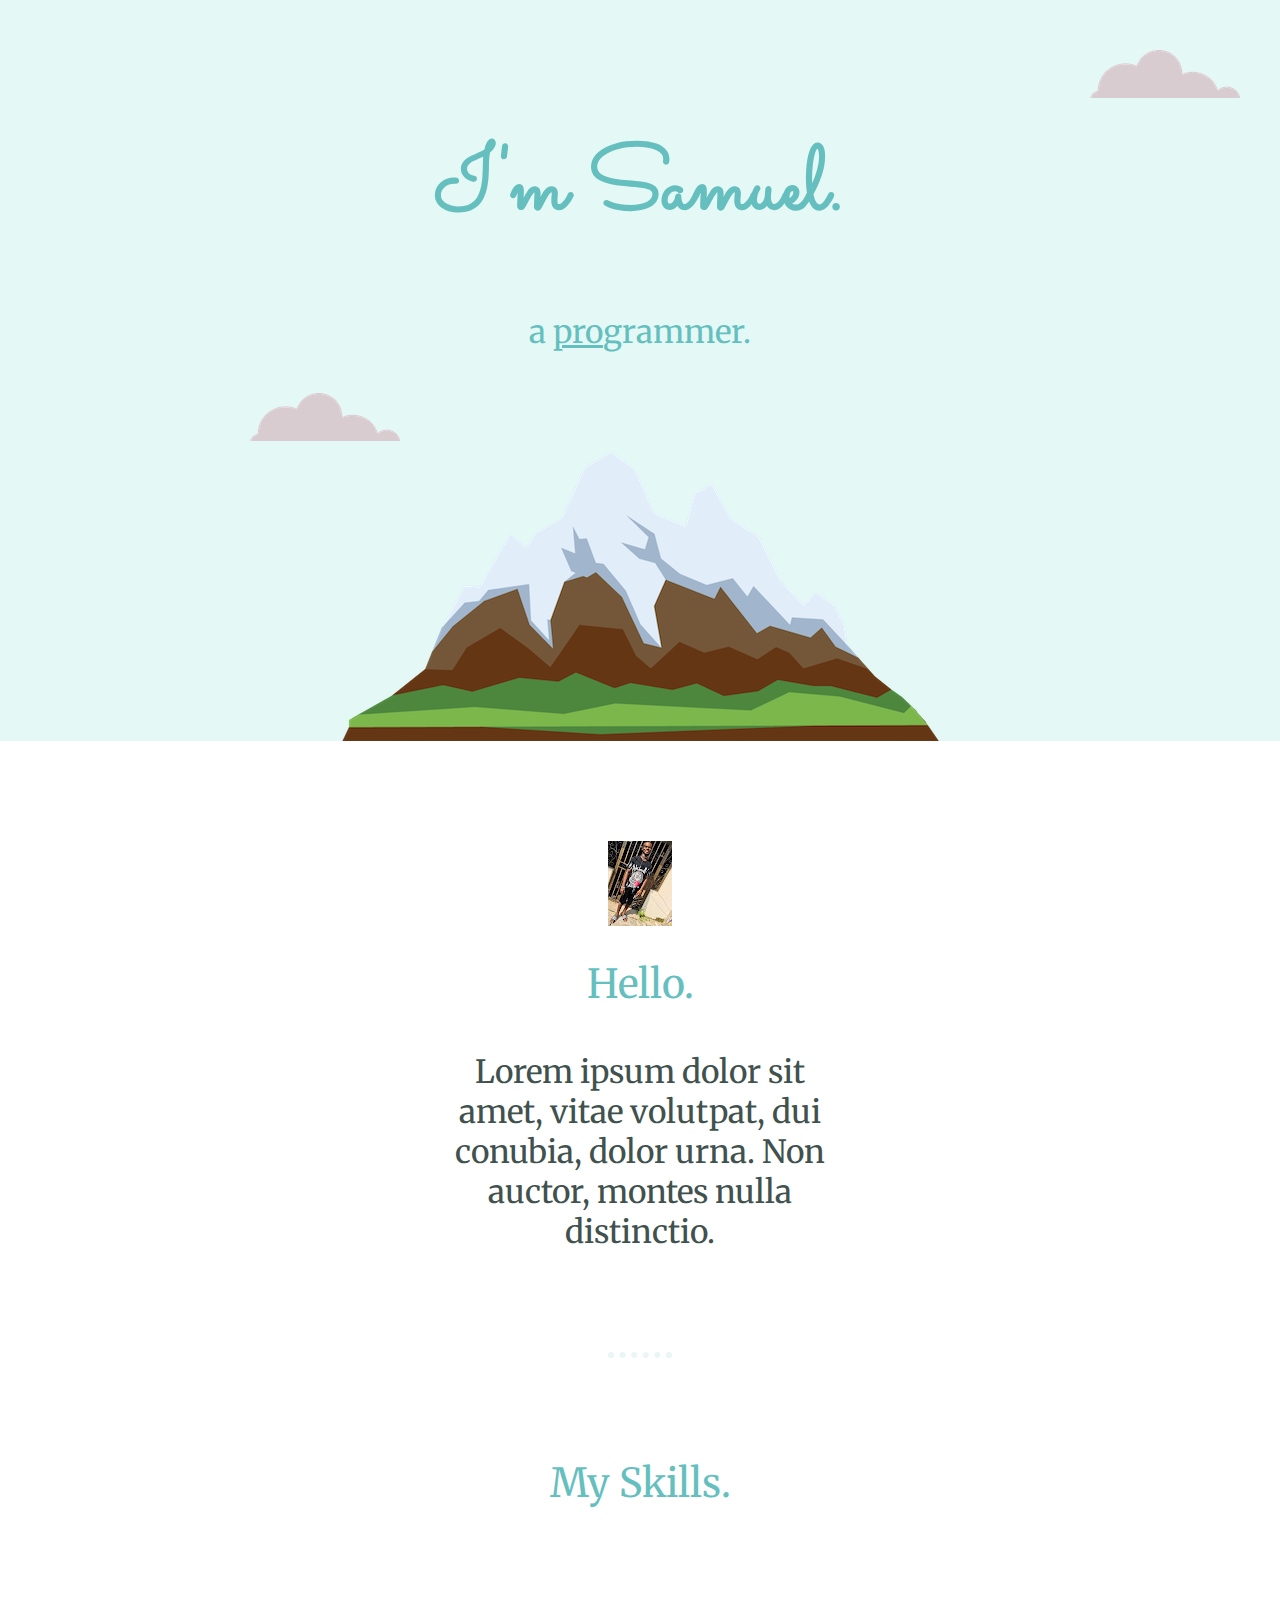
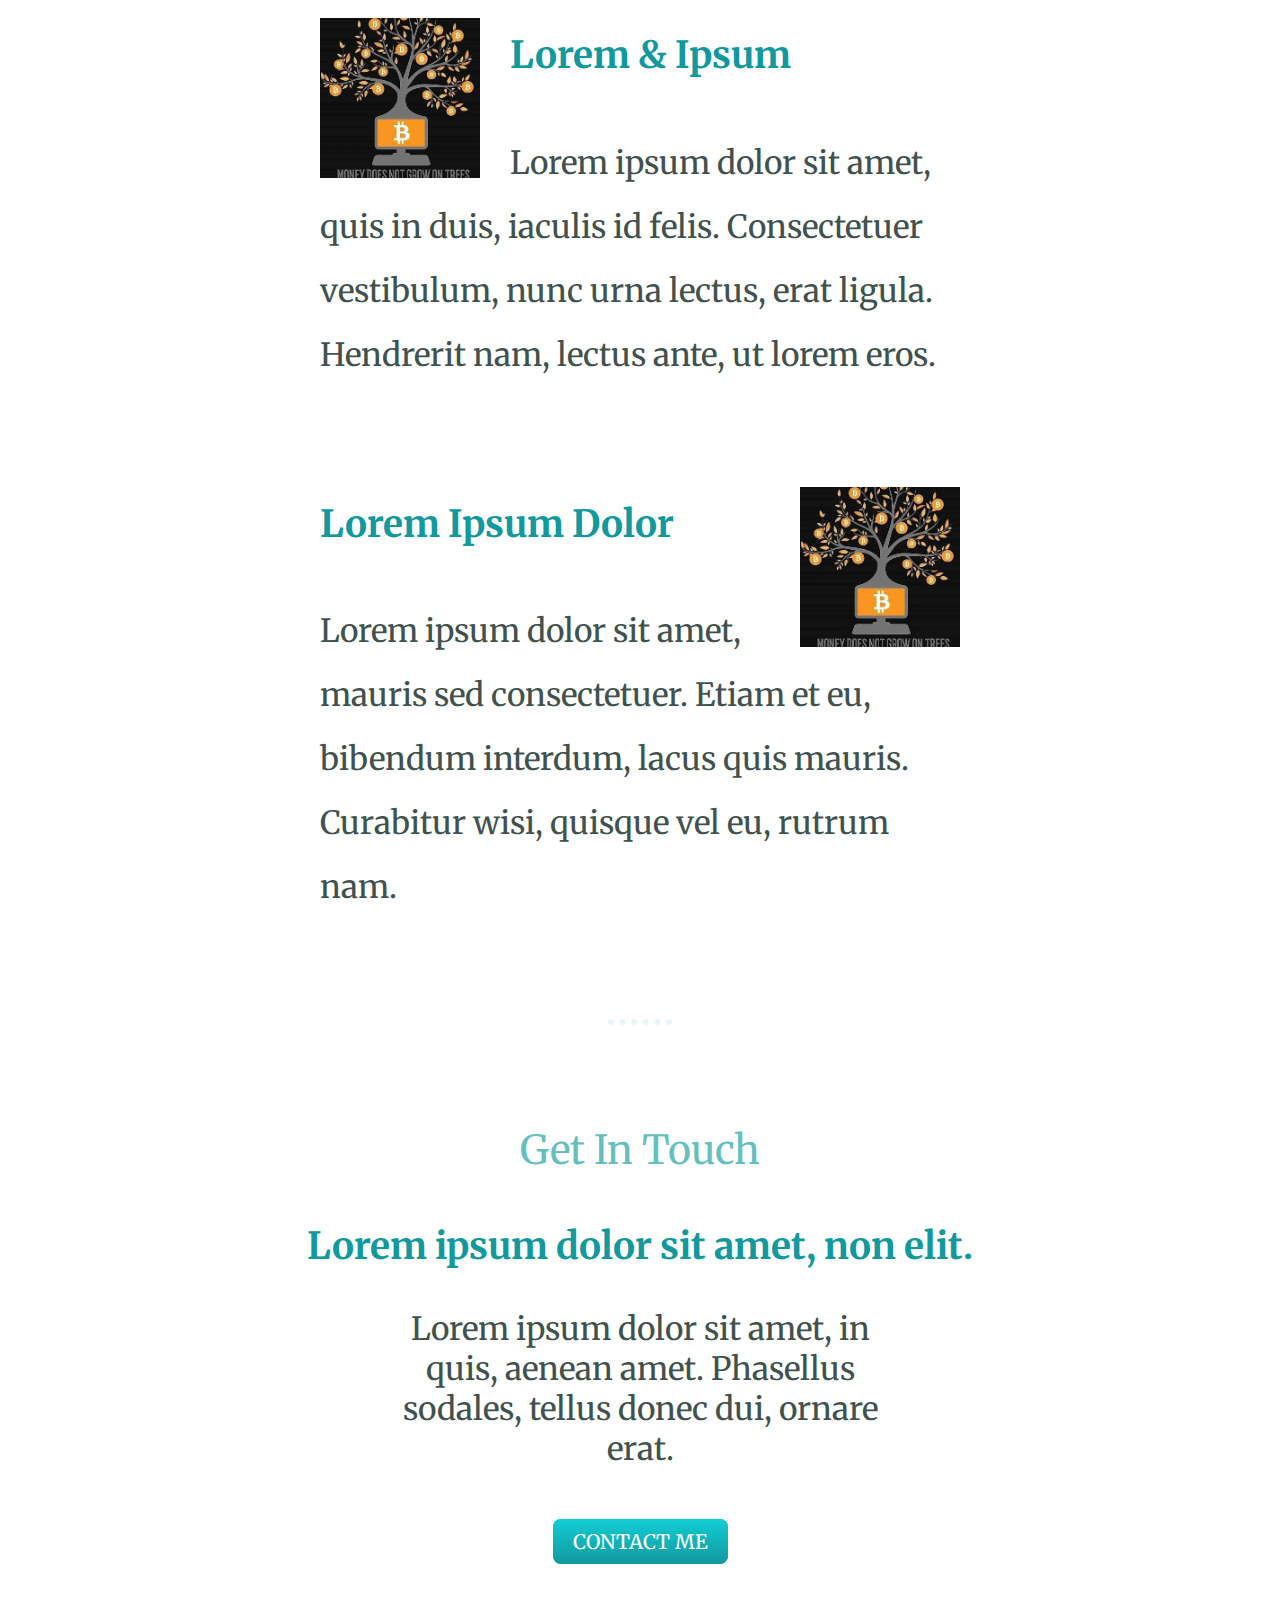
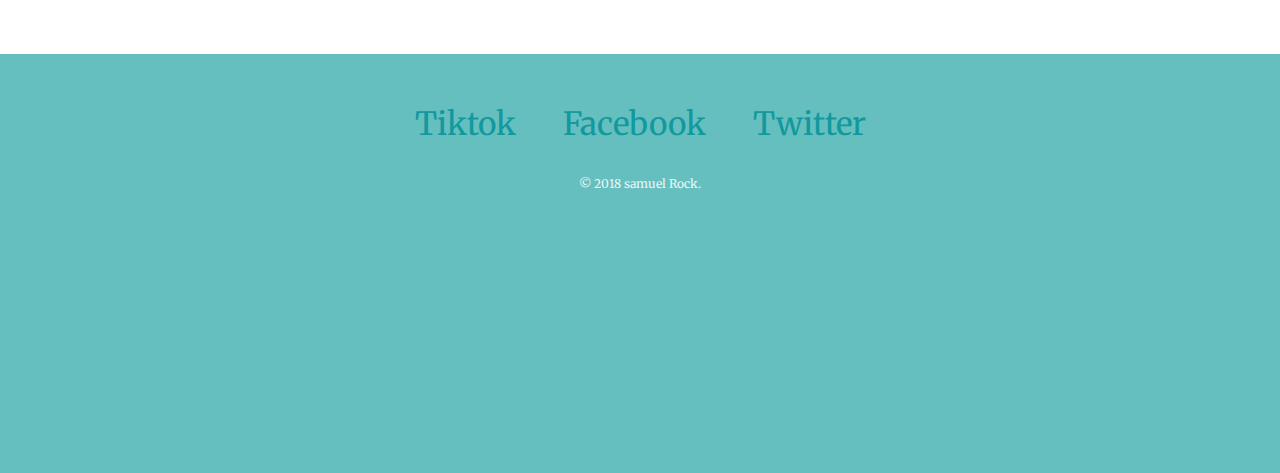
<file: my site/index.html>
<html lang="en" dir="ltr">
  <head>
    <meta charset="utf-8">
    <title>Samuel Rock</title>
    <link rel="stylesheet" href="css/styles.css">
    <link rel="icon" href="favicon.ico">
    <link href="https://fonts.googleapis.com/css2?family=Merriweather:ital,wght@0,300;1,300&family=Montserrat:wght@100&family=Sacramento&display=swap" rel="stylesheet">
  </head>
  <body>
    <div class="top-container">
    <img class="top-cloud" src="images/cloud.png" alt="cloud-img">
    <h1>I'm Samuel.</h1>
   <p class="para">a <span class="pro">pro</span>grammer.</p>
      <img class="bottom-cloud" src="images/cloud.png" alt="cloud-img">
      <img src="images/mountain.png" alt="mountain-img">
    </div>
     <div class="middle-container">
      <div class="profile">
        <img src="images/samuel rock.jpg" alt="samuelrock profile picture">
        <h2>Hello.</h2>
        <p class="intro">Lorem ipsum dolor sit amet, vitae volutpat, dui conubia, dolor urna. Non auctor, montes nulla distinctio.</p>
      </div>
      <hr>
      <div class="skills">
        <h2>My Skills.</h2>
        <div class="skill-row">
          <img class="btc-A" src="images/btc.JPG" alt="image skills">
          <h3>Lorem & Ipsum</h3>
          <p>Lorem ipsum dolor sit amet, quis in duis, iaculis id felis. Consectetuer vestibulum, nunc urna lectus, erat ligula. Hendrerit nam, lectus ante, ut lorem eros.</p>
        </div>
        <div class="skill-row">
          <img class="btc-B" src="images/btc.JPG" alt="image skills">
          <h3>Lorem Ipsum Dolor</h3>
          <p>Lorem ipsum dolor sit amet, mauris sed consectetuer. Etiam et eu, bibendum interdum, lacus quis mauris. Curabitur wisi, quisque vel eu, rutrum nam.</p>
        </div>
      </div>
      <hr>
      <div class="contact-me">
        <h2>Get In Touch</h2>
        <h3>Lorem ipsum dolor sit amet, non elit.</h3>
        <p class="contact-message">Lorem ipsum dolor sit amet, in quis, aenean amet. Phasellus sodales, tellus donec dui, ornare erat.</p>
        <a class="btn" href="mailto:smrocks575@gmail.com">CONTACT ME</a>
      </div>
    </div>
    <div class="bottom-container">
      <a class="footer-link" href="https://www.tiktok.com/@callmenextofking/">Tiktok</a>
      <a class="footer-link" href="https://www.facebook.com/Nextofking1/">Facebook</a>
      <a class="footer-link" href="https://www.twitter.com/@rock_samuel/">Twitter</a>
      <p class="copyright">© 2018 samuel Rock.</p>
    </div>
  </body>
</html>
</file>
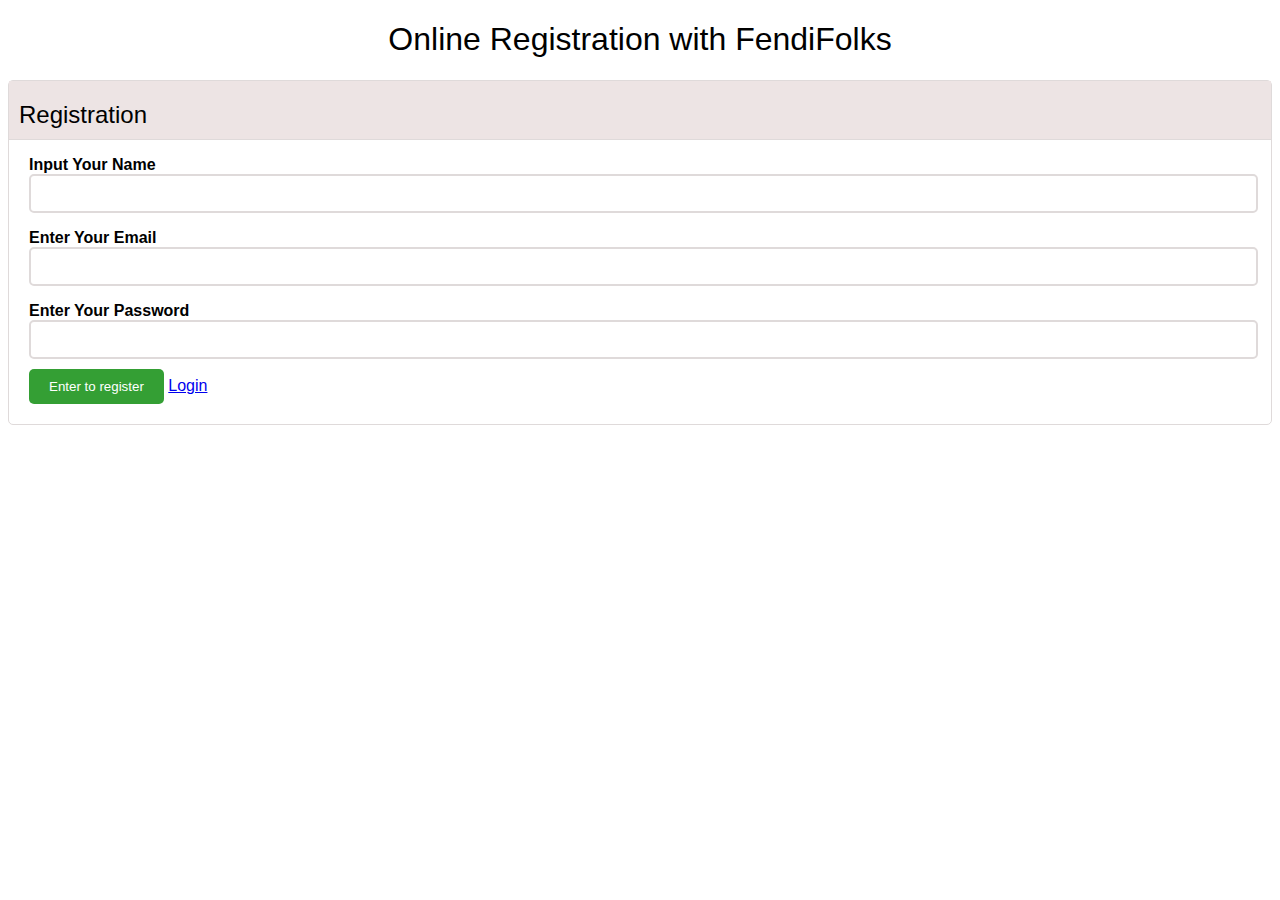
<file: online  registration/index.html>
<!DOCTYPE html>
<html lang="en">
<head>
    <meta charset="UTF-8">
    <meta http-equiv="X-UA-Compatible" content="IE=edge">
    <meta name="viewport" content="width=device-width, initial-scale=1.0">
    <link rel="stylesheet" href="styles.css">
   
    <title>Online Registration</title>
</head>
<body>
    <h1>Online Registration with FendiFolks</h1>
    
        <div class="body">
            <div class="register">
                <p>Registration</p>
            </div>
          <div class="detail">
            <div>
                <p>Input Your Name</p>
                <input 
                type="Text" 
                name="Name"
                class="Name" 
                required/>
            </div>
            <div>
                <p>Enter Your Email</p>
                <input 
                type="Email"  
                name="Email"
                class="Email" 
                required/>
            </div>
            <div>
                <p>Enter Your Password</p>
                <input 
                type="Password" 
                name="Password" 
                class="Password"
                required/>
            </div>
                <div>
                    <button  
                    type="submit" 
                    class="btn">Enter to register</button>
                    <a href="#">Login</a>
                </div>
          </div>
        </div>
     <script src="./index.js"></script>
</body>
</html>
</file>
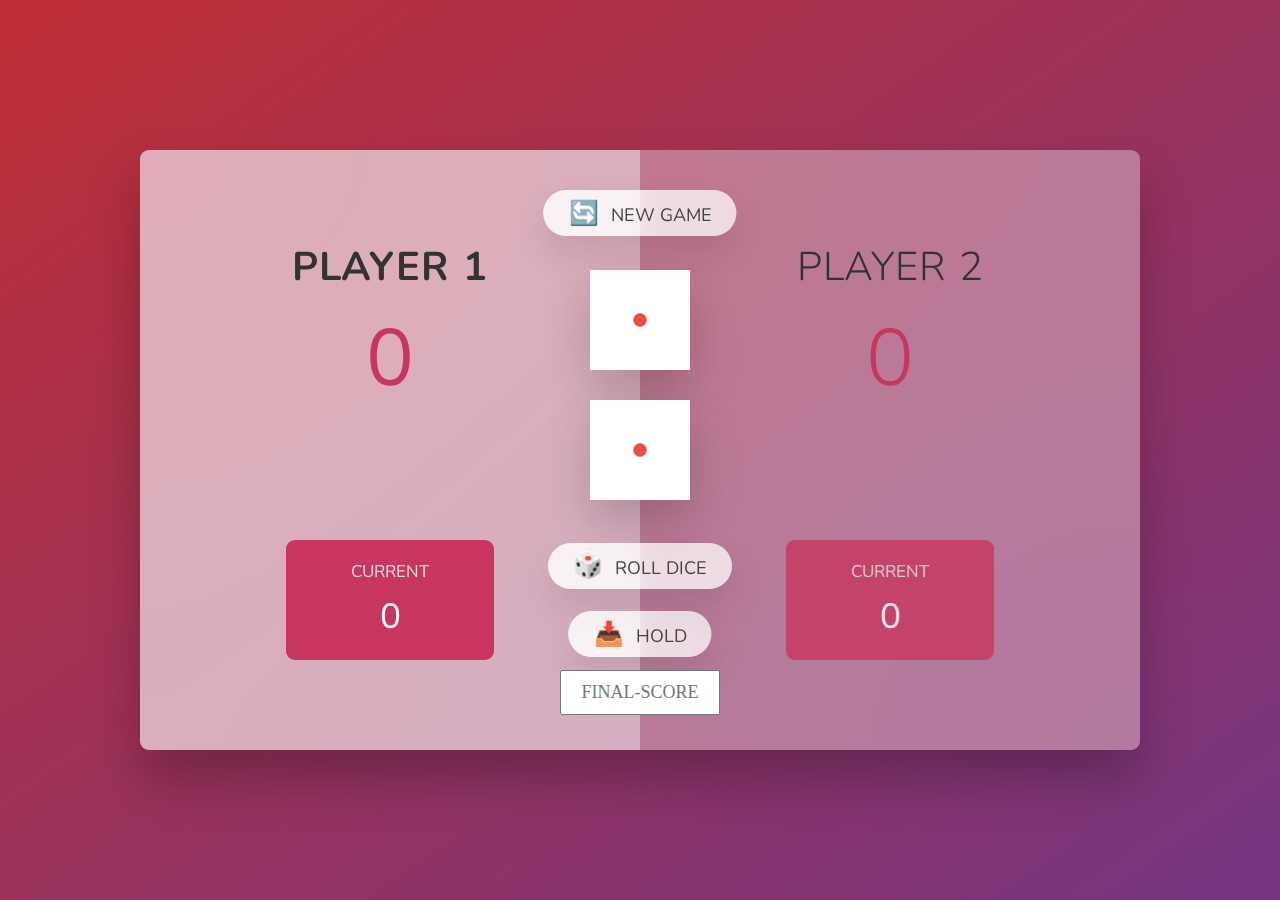
<file: pig game/index.html>
<!DOCTYPE html>
<html lang="en">
  <head>
    <meta charset="UTF-8" />
    <meta name="viewport" content="width=device-width, initial-scale=1.0" />
    <meta http-equiv="X-UA-Compatible" content="ie=edge" />
    <link rel="stylesheet" href="style.css" />
    <link rel="icon" href="favicon.ico" class="icon" />
    <title>Pig Game</title>
  </head>
  <body>
    <main>
      <section class="player player--0 player--active">
        <h2 class="name" id="name--0">Player 1</h2>
        <p class="score" id="score--0">43</p>
        <div class="current">
          <p class="current-label">Current</p>
          <p class="current-score" id="current--0">0</p>
        </div>
      </section>
      <section class="player player--1">
        <h2 class="name" id="name--1">Player 2</h2>
        <p class="score" id="score--1">24</p>
        <div class="current">
          <p class="current-label">Current</p>
          <p class="current-score" id="current--1">0</p>
        </div>
      </section>

      <img src="./images/dice-1.png" alt="Playing dice" class="dice" id="dice-1"/>
      <img src="./images/dice-1.png" alt="Playing dice" class="dice" id="dice-2" />

      <button class="btn btn--new">🔄 New game</button>
      <button class="btn btn--roll">🎲 Roll dice</button>
      <button class="btn btn--hold">📥 Hold</button>
      <input type="text" placeholder="final-score" class="final-score">
    </main>
    <!--<script src="script.js"></script>-->
    <script src="challenges.js"></script>
  </body>
</html>
</file>
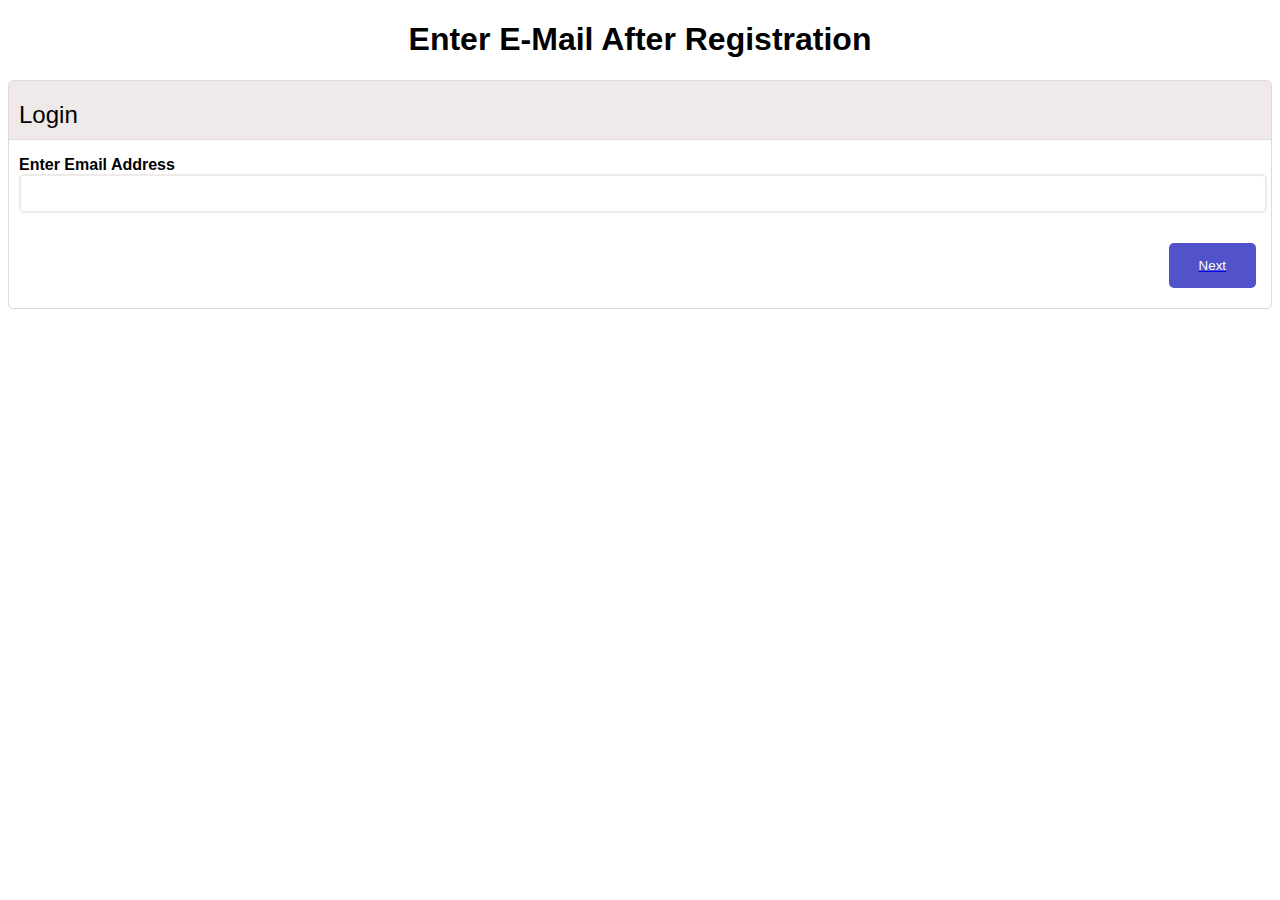
<file: online  registration/login/index.html>
<!DOCTYPE html>
<html lang="en">
<head>
    <meta charset="UTF-8">
    <meta http-equiv="X-UA-Compatible" content="IE=edge">
    <meta name="viewport" content="width=device-width, initial-scale=1.0">
    <link rel="stylesheet" href="styles.css">
    <title>Login</title>
</head>
<body>
    <h1>Enter E-Mail After Registration</h1>
    <div class="body">
        <div class="login">
            <p>Login</p>
        </div>
        <div class="detail">
            <p>Enter Email Address</p>
            <input type="email" name="email"  class= "email" required>
        </div>
          <a href="#" class="btn2"><button type="button" name="btn" class="btn">Next</button></a>
          <script src="./login.js"></script>
</body>
</html>
</file>
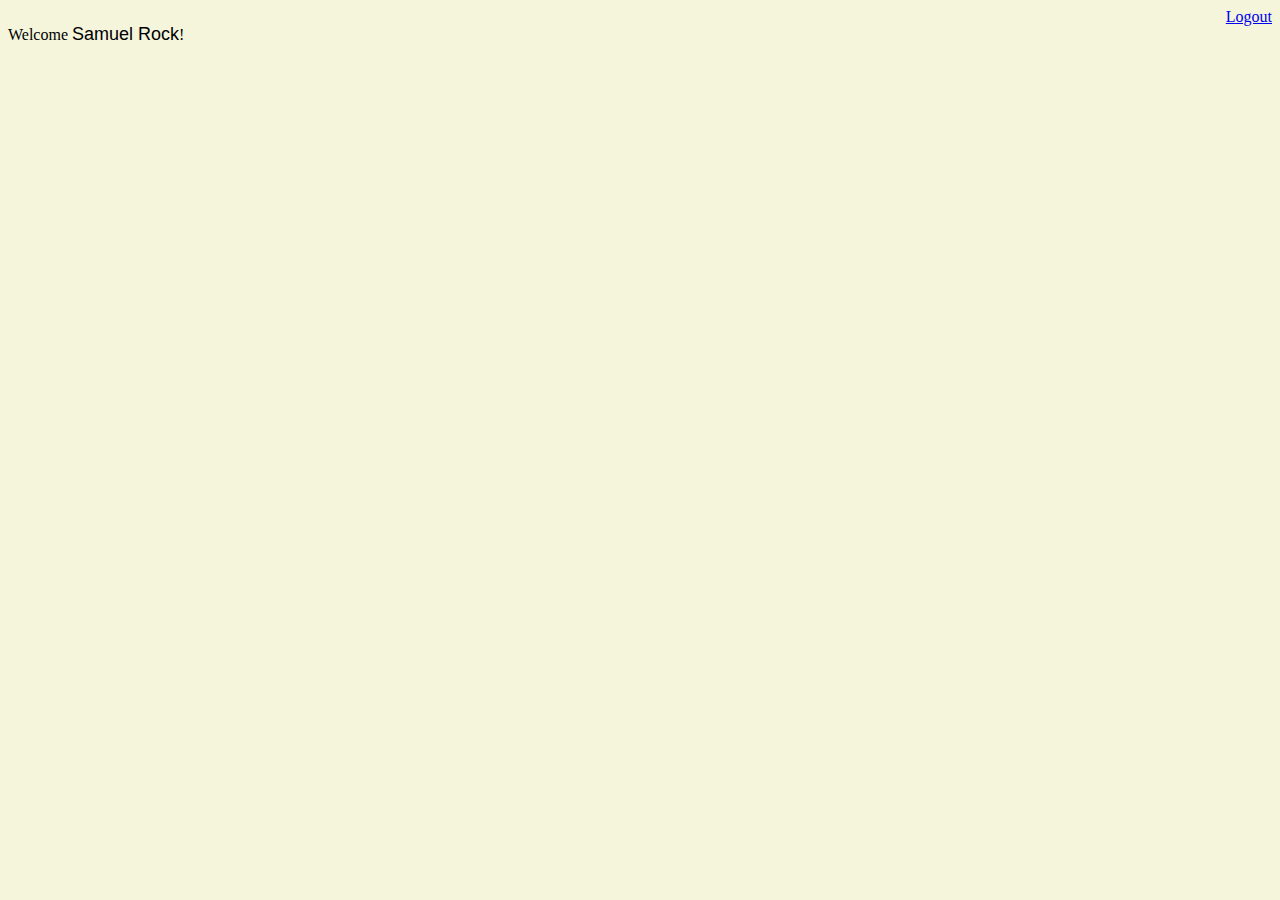
<file: dashboard/dashboard.html>
<!DOCTYPE html>
<html lang="en">
<head>
    <meta charset="UTF-8">
    <meta http-equiv="X-UA-Compatible" content="IE=edge">
    <meta name="viewport" content="width=device-width, initial-scale=1.0">
    <link rel="stylesheet" href="dashboard.css">
    <title>Dashboard</title>
</head>
<body class="body">
    <div>
        <div class="details">
            <p>Welcome <span style="font-family:Arial, Helvetica, sans-serif;font-size:large">Samuel Rock</span>!</p>
            <a href="../SignIn/SignIn.html">Logout</a>
        </div>
    </div>
</body>
</html>
</file>
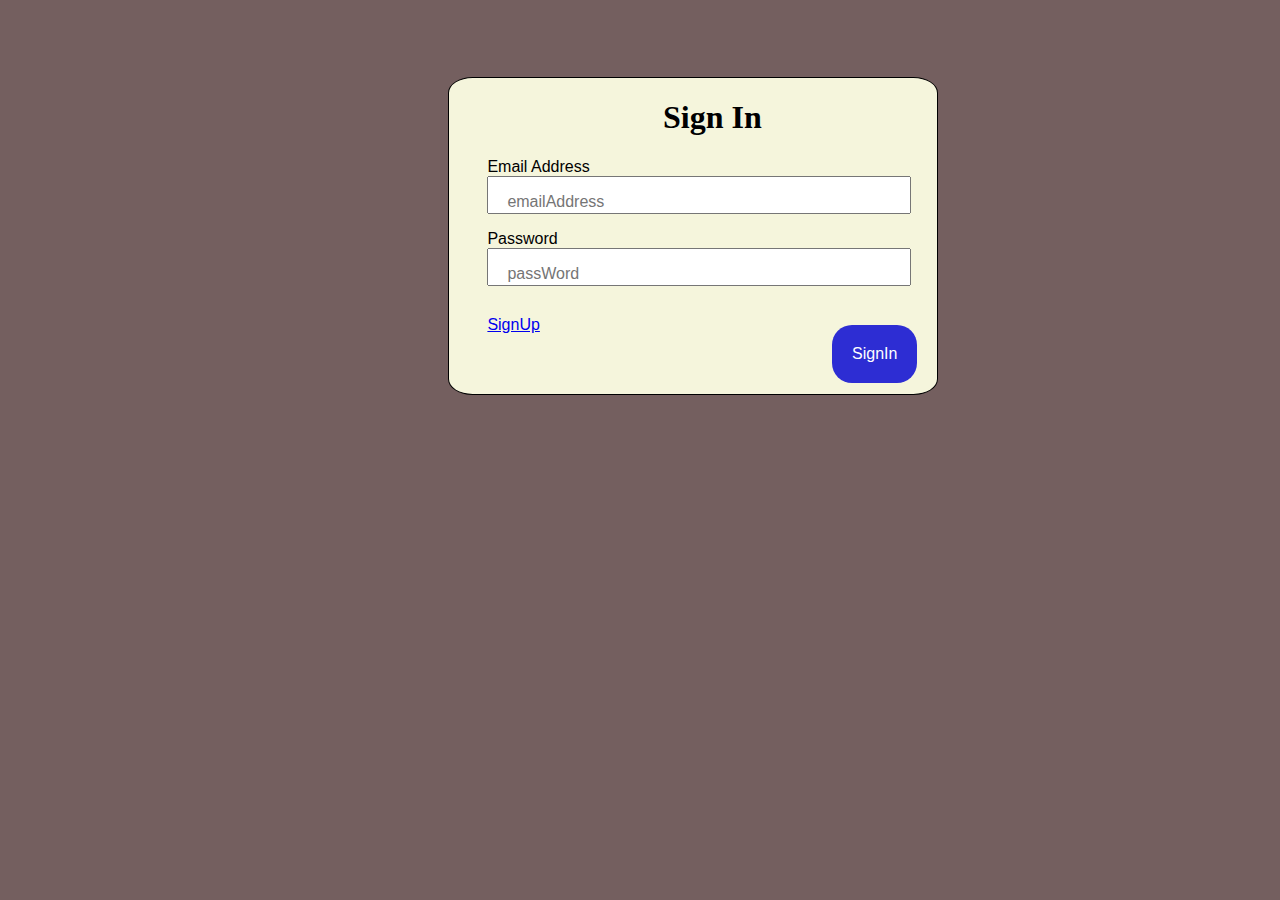
<file: SignIn/SignIn.html>
<!DOCTYPE html>
<html lang="en">
  <head>
    <meta charset="UTF-8" />
    <meta http-equiv="X-UA-Compatible" content="IE=edge" />
    <meta name="viewport" content="width=device-width, initial-scale=1.0" />
    <link rel="stylesheet" href="SignIn.css" />
    <title>Sign In</title>
  </head>
  <body class="body">
    <div class="details" col-lg-4>
      <h1>Sign In</h1>
      <div>
        <p>Email Address</p>
        <input 
        type="email" 
        placeholder="emailAddress" 
        name="emailAddress"
        class="emailAddress" />
      </div>
      <div>
        <p>Password</p>
        <input 
        type="passWord" 
        placeholder="passWord" 
        name="passWord"
        class="passWord"/>
      </div>
      <div class="align-right">
        <a href="../dashboard/dashboard.html"><button type="button" class="btn btn-primary">SignIn</button></a>
        <a href="../SignUp/SignUp.html">SignUp</a>
        </div>

    </div>
  </body>
</html>
</file>
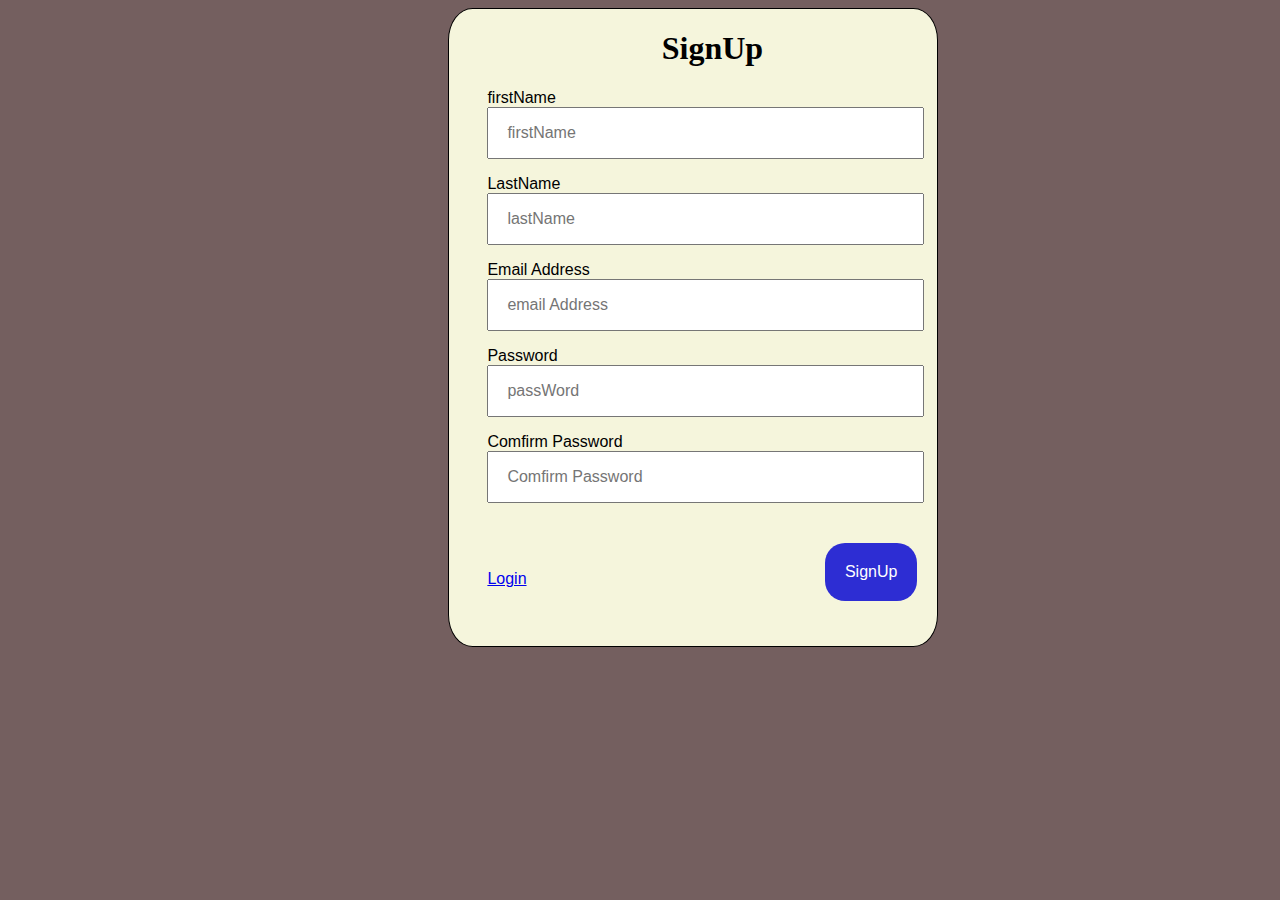
<file: SignUp/SignUp.html>
<!DOCTYPE html>
<html lang="en">
  <head>
    <meta charset="UTF-8" />
    <meta http-equiv="X-UA-Compatible" content="IE=edge" />
    <meta name="viewport" content="width=device-width, initial-scale=1.0" />
    <link rel="stylesheet" href="signup.css" />

    <title>SignUp</title>
  </head>
  <body class="body">
    <div class="details" col-lg-4>
      <h1>SignUp</h1>
      <div>
        <p>firstName</p>
        <input
          type="text"
          placeholder="firstName"
          name="firstName"
          class="firstName"
        />
      </div>
      <div>
        <p>LastName</p>
        <input
          type="text"
          placeholder="lastName"
          name="lastName"
          class="lastName"
        />
      </div>
      <div>
        <p>Email Address</p>
        <input
          type="text"
          placeholder="email Address"
          name="emailAddress"
          class="emailAddress"
          
        />
      </div>
      <div>
        <p>Password</p>
        <input
          type="passWord"
          placeholder="passWord"
          name="passWord"
          class="passWord"
        />
      </div>
      <div>
        <p>Comfirm Password</p>
        <input
          type="password"
          placeholder="Comfirm Password"
          name="comfirmPassword"
          class="comfirmPassword"
        />
      </div>
      <div class="align-right">
        <button 
        type="button" 
        class="btn btn-primary btn-signup">SignUp</button>
        <a href="../SignIn/SignIn.html">Login</a>
      </div>
    </div>
  </body>
  <script src="./signup.js"></script>
</html>
</file>
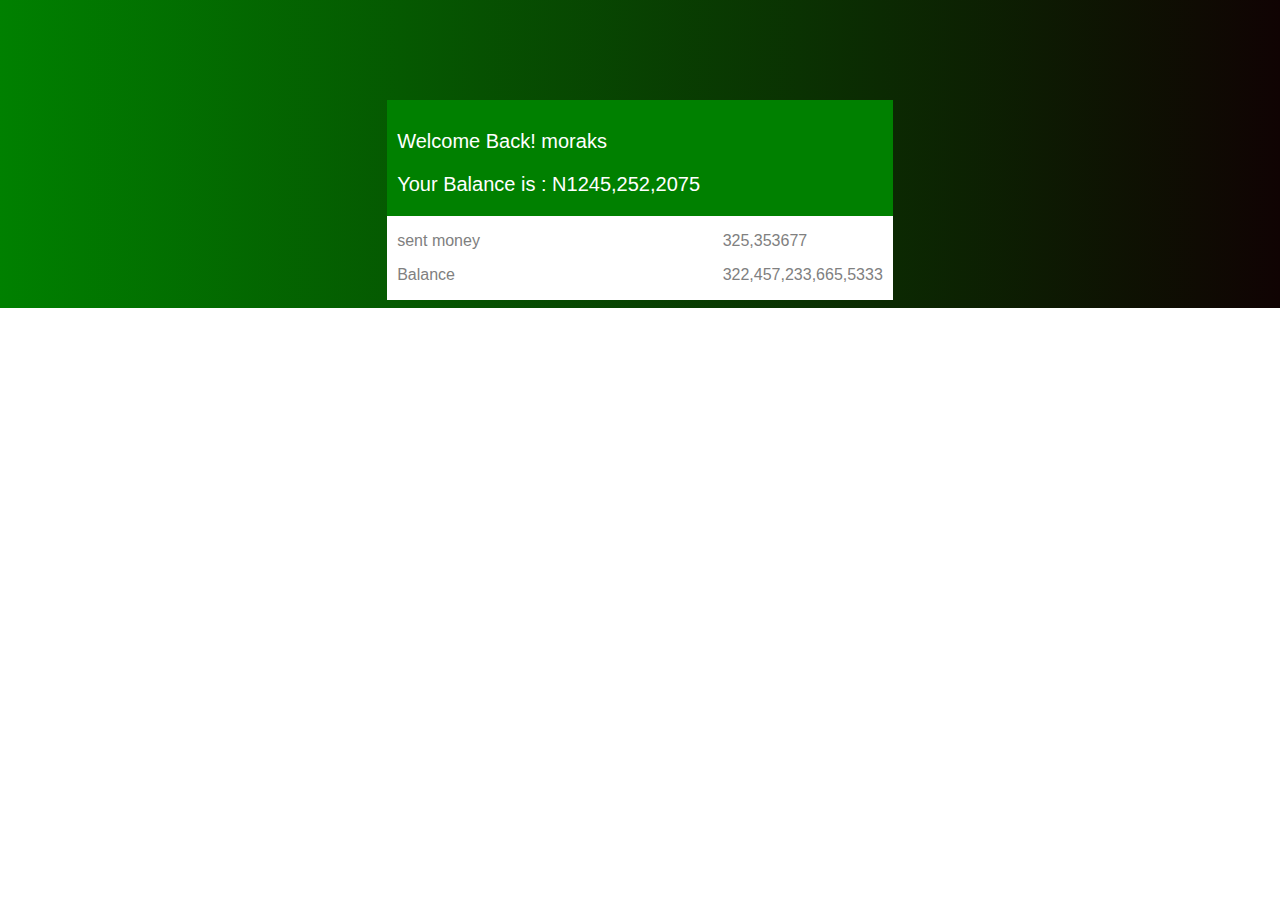
<file: online  registration/dashboard/dashboard.html>
<!DOCTYPE html>
<html lang="en">
<head>
    <meta charset="UTF-8">
    <meta http-equiv="X-UA-Compatible" content="IE=edge">
    <meta name="viewport" content="width=device-width, initial-scale=1.0">
    <link rel="stylesheet" href="./dashboard.css">
    <title>Dashboard</title>
</head>
<body>
    <div class="body"> 
        <div class="top-title">
            <div class="title">
                <p>Welcome Back! moraks</p>
            <p>Your Balance is : N1245,252,2075</p>
            </div>
            <div class="bottom-title">
                <div>
                    <p>sent money</p>
                    <p>Balance</p>
                </div>
                <div>
                    <p>325,353677</p>
                    <p>322,457,233,665,5333</p>
                </div>
            </div>
        </div>
    </div>
</body>
</html>
</file>
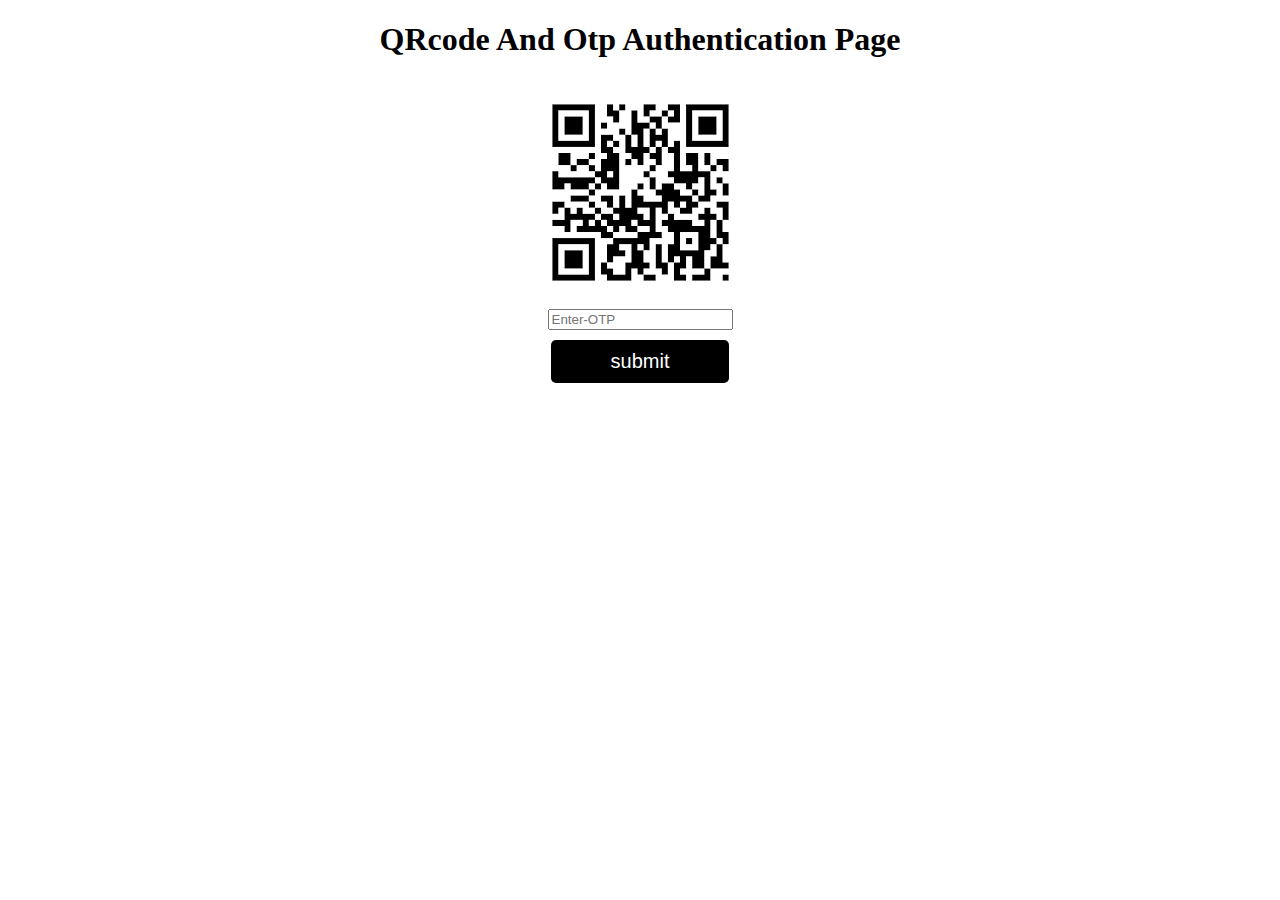
<file: online  registration/QRcode login/QRcode.html>
<!DOCTYPE html>
<html lang="en">
<head>
    <meta charset="UTF-8">
    <meta http-equiv="X-UA-Compatible" content="IE=edge">
    <meta name="viewport" content="width=device-width, initial-scale=1.0">
    <link rel="stylesheet" href="./QRcode.css">
    <title>QRcode</title>
</head>
<body>
    <div class="body">
        <h1>QRcode And Otp Authentication Page</h1>
        <div class="code">
            <img src="./img/download (1).png" alt="qrcode">
             <div><input name="password"  class="password" placeholder="Enter-OTP" required/></div>
             <button type="submit" name= "submit" class="submit">submit</button>
        </div>
    </div>
    <script src="./QRcode.js"></script>
</body>
</html>
</file>
<file: my site/css/styles.css>
body{
  color: #40514E;
  margin: 0;
  text-align: center;
  font-family: 'Merriweather', serif;
  font-size: 200%;
}
h1{
  color: #66BFBF;
  font-size: 90px;
  margin-top: 50px auto 0 auto;
  
  margin: 0 auto 0 auto;
  font-family: 'Sacramento', cursive;
  line-height: 2;

}
h2{
  color: #66BFBF;
  font-family: 'Merriweather', serif;
 font-size: 2.5rem;
 font-weight: normal;
 padding-bottom: 10px;
}

h3{
  color: #11999E;
font-family: 'Merriweather', serif;

}
.p{
  line-height: 2;
}
hr{
  border: dotted #EAF6F6 6px;
  border-bottom: none;
  width: 4%;
  margin: 100px auto;
}
a{
  color: #11999E;
  font-family: 'Merriweather', sans-serif;
  margin: 10px 20px;
  text-decoration: none;
}
a:hover{
  color: #EAF6F6;
}
.skill-row{
  width: 50%;
  margin: 100px auto 100px auto;
 text-align: left;
 line-height: 2;


}
.btc-A  {
  width: 25%;
  float: left;
  margin-right: 30px;

}
.btc-B{
  width: 25%;
  float: right;
  margin-left: 30px;

}
.pro{
  text-decoration: underline;
}
.para{
  color: #66BFBF;
}
.intro{
  width: 30%;
  margin: auto;
}
.contact-message{
  width: 40%;
  margin: 40px auto 60px;
}
.copyright{
  color: #EAF6F6;
  font-size: 0.75rem;
  padding: 20px 0;
}
.bottom-cloud{

  position: absolute;
  left: 250px;
  bottom: 300px;
}
.top-cloud{
position: absolute;
right: 40px;
top: 50px;
}
.top-container{
  background-color: #E4F9F5;
  position: relative;
  padding-top: 100PX;
}
.middle-container{
  margin: 100px 0;
}
.bottom-container{
  background-color: #66BFBF;
  padding: 50px 0 250px;

}
.btn {
  background: #11cdd4;
  background-image: -webkit-linear-gradient(top, #11cdd4, #11999e);
  background-image: -moz-linear-gradient(top, #11cdd4, #11999e);
  background-image: -ms-linear-gradient(top, #11cdd4, #11999e);
  background-image: -o-linear-gradient(top, #11cdd4, #11999e);
  background-image: linear-gradient(to bottom, #11cdd4, #11999e);
  -webkit-border-radius: 8;
  -moz-border-radius: 8;
  border-radius: 8px;
  font-family: 'Merriweather', serif;
  color: #ffffff;
  font-size: 20px;
  padding: 10px 20px 10px 20px;
  text-decoration: none;
}

.btn:hover {
  background: #30e3cb;
  background-image: -webkit-linear-gradient(top, #30e3cb, #2bc4ad);
  background-image: -moz-linear-gradient(top, #30e3cb, #2bc4ad);
  background-image: -ms-linear-gradient(top, #30e3cb, #2bc4ad);
  background-image: -o-linear-gradient(top, #30e3cb, #2bc4ad);
  background-image: linear-gradient(to bottom, #30e3cb, #2bc4ad);
  text-decoration: none;
}
</file>
<file: online  registration/styles.css>
.body{
    border: 1px solid;
    font-family: Arial,sans-seri;
    border-color: rgb(223, 218, 218);
    border-radius: 5px;
    font-weight: 200;
    

}
h1{
    text-align: center;
    font-family: Arial,sans-serif;
    font-weight: 300;
}
.register{
    background-color: rgb(237, 228, 228);
    border-bottom: 1px solid;
    border-color: rgb(223, 218, 218);
    padding-top: 10px;
    font-size: 150%;
}
.register p{
    margin: auto;
    padding: 10px;
}
input{
    border-color: rgb(223, 218, 218);
    border-style: solid;
    padding: 10px;
    border-radius: 5px;
    width: 97%;
}
input:hover{
    background-color: lightblue;
    transition: 1s;
}
.detail{
    margin-left: 20px;
}
.detail p{
    font-family: sans-serif;
    font-weight: 700;
    margin-bottom: 0;
}
.btn{
    background-color: rgb(52, 159, 52);
    border: none;
    border-radius: 5px;
    color: white;
    margin-top: 10px;
    margin-bottom: 20px;
    padding: 10px 20px;
}
.btn a{
    color: white;
    text-decoration: none;
}
</file>
<file: pig game/style.css>
@import url('https://fonts.googleapis.com/css2?family=Nunito&display=swap');

.final-score{
  position: absolute;
  left: 50%;
  transform: translateX(-50%);
  top: 520px;
  color: #555;
  font-size: 18px;
  font-family: 'lato';
  text-align: center;
  padding: 10px;
  width: 160px;
  text-transform: uppercase;
}
.final-score:focus{
  outline: none;
}
#dice-1{top: 120px;}
#dice-2{top: 250px;}

.icon{
  border-radius: 50% ;}

* {
  margin: 0;
  padding: 0;
  box-sizing: inherit;
}

html {
  font-size: 62.5%;
  box-sizing: border-box;
}

body {
  font-family: 'Nunito', sans-serif;
  font-weight: 400;
  height: 100vh;
  color: #333;
  background-image: linear-gradient(to top left, #753682 0%, #bf2e34 100%);
  display: flex;
  align-items: center;
  justify-content: center;
}

/* LAYOUT */
main {
  position: relative;
  width: 100rem;
  height: 60rem;
  background-color: rgba(255, 255, 255, 0.35);
  backdrop-filter: blur(200px);
  filter: blur();
  box-shadow: 0 3rem 5rem rgba(0, 0, 0, 0.25);
  border-radius: 9px;
  overflow: hidden;
  display: flex;
}

.player {
  flex: 50%;
  padding: 9rem;
  display: flex;
  flex-direction: column;
  align-items: center;
  transition: all 0.75s;
}

/* ELEMENTS */
.name {
  position: relative;
  font-size: 4rem;
  text-transform: uppercase;
  letter-spacing: 1px;
  word-spacing: 2px;
  font-weight: 300;
  margin-bottom: 1rem;
}

.score {
  font-size: 8rem;
  font-weight: 300;
  color: #c7365f;
  margin-bottom: auto;
}

.player--active {
  background-color: rgba(255, 255, 255, 0.4);
}
.player--active .name {
  font-weight: 700;
}
.player--active .score {
  font-weight: 400;
}

.player--active .current {
  opacity: 1;
}

.current {
  background-color: #c7365f;
  opacity: 0.8;
  border-radius: 9px;
  color: #fff;
  width: 65%;
  padding: 2rem;
  text-align: center;
  transition: all 0.75s;
}

.current-label {
  text-transform: uppercase;
  margin-bottom: 1rem;
  font-size: 1.7rem;
  color: #ddd;
}

.current-score {
  font-size: 3.5rem;
}

/* ABSOLUTE POSITIONED ELEMENTS */
.btn {
  position: absolute;
  left: 50%;
  transform: translateX(-50%);
  color: #444;
  background: none;
  border: none;
  font-family: inherit;
  font-size: 1.8rem;
  text-transform: uppercase;
  cursor: pointer;
  font-weight: 400;
  transition: all 0.2s;

  background-color: white;
  background-color: rgba(255, 255, 255, 0.6);
  backdrop-filter: blur(10px);

  padding: 0.7rem 2.5rem;
  border-radius: 50rem;
  box-shadow: 0 1.75rem 3.5rem rgba(0, 0, 0, 0.1);
}

.btn::first-letter {
  font-size: 2.4rem;
  display: inline-block;
  margin-right: 0.7rem;
}

.btn--new {
  top: 4rem;
}
.btn--roll {
  top: 39.3rem;
}
.btn--hold {
  top: 46.1rem;
}

.btn:active {
  transform: translate(-50%, 3px);
  box-shadow: 0 1rem 2rem rgba(0, 0, 0, 0.15);
}

.btn:focus {
  outline: none;
}

.dice {
  position: absolute;
  left: 50%;
  top: 16.5rem;
  transform: translateX(-50%);
  height: 10rem;
  box-shadow: 0 2rem 5rem rgba(0, 0, 0, 0.2);
}

.player--winner {
  background-color: #2f2f2f;
}

.player--winner .name {
  font-weight: 700;
  color: #c7365f;
}

.hidden {
  display: none;
}
.active {
  background-color: red;
}
</file>
<file: online  registration/login/styles.css>
*{
    font-family: Arial, sans-serif;
}
h1{
    text-align: center;
}
.body{
    border: 1px solid;
    border-radius: 5px;
    border-color: rgb(223, 218, 218);
}
.login{
    border-bottom: 1px solid;
    border-color: rgb(223, 218, 218);
    background-color: rgb(239, 233, 233);
    padding-top: 10px;
}
.login p{
    font-weight: 400;
    font-size: 150%;
    margin: auto;
padding: 10px;
}
input{
    border-color: rgb(239, 234, 234);
    border-style: solid;
    padding: 10px;
    border-radius: 5px;
    width: 97%;
    margin-left: 10px;
}
input:hover{
    background-color: lightblue;
    transition: 1s;
}
.detail p{
    font-family: sans-serif;
    font-weight: 700;
    margin-bottom: 0;
margin-left: 10px;
}
.btn{
    background-color: rgb(82, 82, 202);
    color: white;
    border: none;
    border-radius: 5px;
    padding: 15px 30px;
    margin-top: 30px;
    margin-bottom: 20px;

}
.btn2{
    justify-content: flex-end;
    display: flex;
    margin-right: 15px;
}
</file>
<file: dashboard/dashboard.css>
.details{
    display: flex;
    justify-content: space-between;
}
.body{
    background-color: beige;
}
</file>
<file: SignIn/SignIn.css>
.body{
    /*background-color: brown;*/
     flex-direction: column;
     align-items: center;
     margin-left: 35%;
     margin-right: 35%;
     background-color: rgb(116, 95, 95);
 }
 .align-right{
      display: flex;
        flex-direction: row-reverse;
        justify-content: space-between;
 }
     
 .btn-primary{
    color: white;
    background-color: rgba(13, 13, 210, 0.861);
    margin-top: 9%;
    margin-bottom: 10%;
    margin-right: 20px;
    border-radius: 20px;
    padding: 20px;
    border: none;
    font-size: 100%;
    cursor: pointer;
      }
      .btn-primary:hover{
        background-color: black;
        color: white;
        transition: 0.5s;
        
      }
      input{
        padding-top: 15px;
        padding-left: 4%;
        font-size: 100%;
        width: 400px;
    }
    p{
        font-family: arial,sans-serif;
        font-size: 100%;
        margin-bottom: 0px;
    }
    .details{
        border: 1px solid;
        border-radius: 5%;
        padding-left: 10%;
        margin-top: 20%;
        background-color: beige;
        width: 450px;
        height: 200%;
    }
    h1{
      text-align: center;
    }
    a{
      margin-top: 30px;
      font-family: Arial,sans-serif;
    }
</file>
<file: SignUp/signup.css>
.body{
  
    flex-direction: column;
    align-items: center;
    margin-left: 35%;
    margin-right: 35%;
    background-color: rgb(116, 95, 95);
}
p{
    font-family: arial,sans-serif;
    font-size: 100%;
    margin-bottom: 0px;
}
input{
    padding: 15px;
    padding-left: 4%;
    font-size: 100%;
    width: 400px;

}
.details{
    background-color: transparent;
    border-radius: 5%;
    padding-left: 10%;
    border: 1px solid;
    background-color: beige;
    width: 450px;
}
.btn-primary{
  color: white;
  background-color: rgba(13, 13, 210, 0.861);
  margin-top: 9%;
  margin-bottom: 10%;
  margin-right: 20px;
  border-radius: 20px;
  padding: 20px;
  border: none;
  font-size: 100%;
  cursor: pointer;
        
      }
      .btn-primary:hover{
        background-color: black;
        color: white;
        transition: 0.5s;
      }
      a{
        font-family: Arial,sans-serif;
        margin-top: 15%;
      }
      .align-right{
        display: flex;
        flex-direction: row-reverse;
        justify-content: space-between;
        
      }
      h1{
        text-align: center;
      }
</file>
<file: online  registration/dashboard/dashboard.css>
body{
    background: linear-gradient(to right, green,rgb(16, 3, 3));
    background-repeat: no-repeat;
    
}
.top-title{
    background-color: green;
    margin-left: 30%;
    margin-right: 30%;
    margin-top: 100px;
    color: white;

}
.bottom-title{
    background-color: white;
    display: flex;
    justify-content: space-between;
    font-family: Arial, sans-serif;
    padding-left: 10px;
    padding-right: 10px;
    color: gray;
}
.title{
    font-family: Arial,sans-serif;
    font-size: 20px;
    padding-left: 10px;
    padding-top: 10px;
}
</file>
<file: online  registration/QRcode login/QRcode.css>
.body{
    text-align: center;
}
.submit{
    background-color: black;
    color: white;
    border: none;
    border-radius: 5px;
    font-size: 20px;
    padding: 10px 60px;
    margin-top: 10px;

}
</file>
